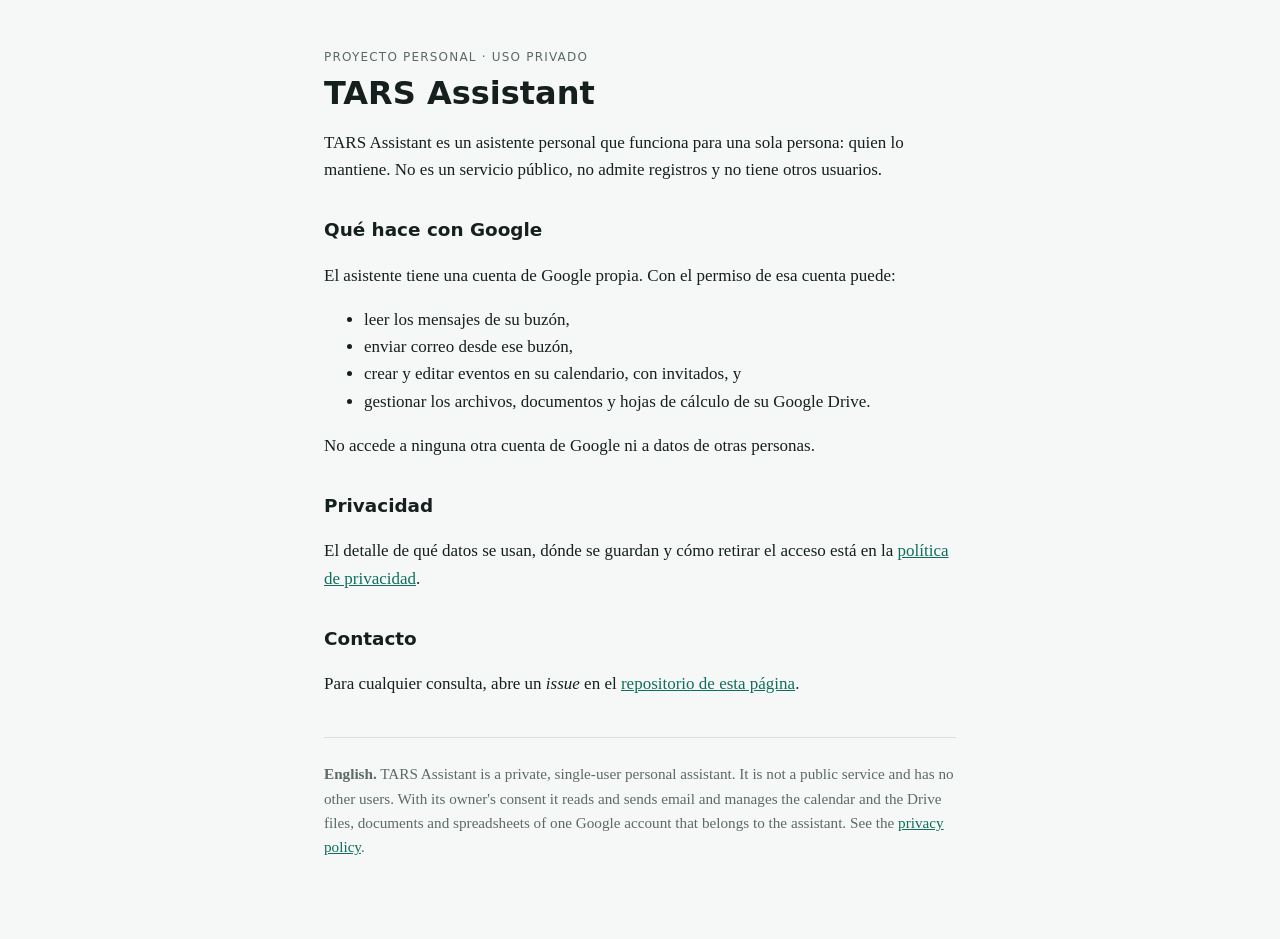
<file: index.html>
<!doctype html>
<html lang="es">
<head>
<meta charset="utf-8">
<meta name="viewport" content="width=device-width, initial-scale=1">
<title>TARS Assistant</title>
<meta name="description" content="TARS Assistant es un asistente personal de uso privado, con un único usuario.">
<link rel="stylesheet" href="style.css">
</head>
<body>
<main>
  <p class="kicker">Proyecto personal · uso privado</p>
  <h1>TARS Assistant</h1>

  <p>TARS Assistant es un asistente personal que funciona para una sola persona: quien lo
  mantiene. No es un servicio público, no admite registros y no tiene otros usuarios.</p>

  <h2>Qué hace con Google</h2>
  <p>El asistente tiene una cuenta de Google propia. Con el permiso de esa cuenta puede:</p>
  <ul>
    <li>leer los mensajes de su buzón,</li>
    <li>enviar correo desde ese buzón,</li>
    <li>crear y editar eventos en su calendario, con invitados, y</li>
    <li>gestionar los archivos, documentos y hojas de cálculo de su Google Drive.</li>
  </ul>
  <p>No accede a ninguna otra cuenta de Google ni a datos de otras personas.</p>

  <h2>Privacidad</h2>
  <p>El detalle de qué datos se usan, dónde se guardan y cómo retirar el acceso está en la
  <a href="privacy.html">política de privacidad</a>.</p>

  <h2>Contacto</h2>
  <p>Para cualquier consulta, abre un <em>issue</em> en el
  <a href="https://github.com/elichc5/tars-assistant/issues">repositorio de esta página</a>.</p>

  <hr>
  <p class="en"><strong>English.</strong> TARS Assistant is a private, single-user personal
  assistant. It is not a public service and has no other users. With its owner's consent it reads
  and sends email and manages the calendar and the Drive files, documents and spreadsheets of one
  Google account that belongs to the assistant.
  See the
  <a href="privacy.html">privacy policy</a>.</p>
</main>
</body>
</html>
</file>
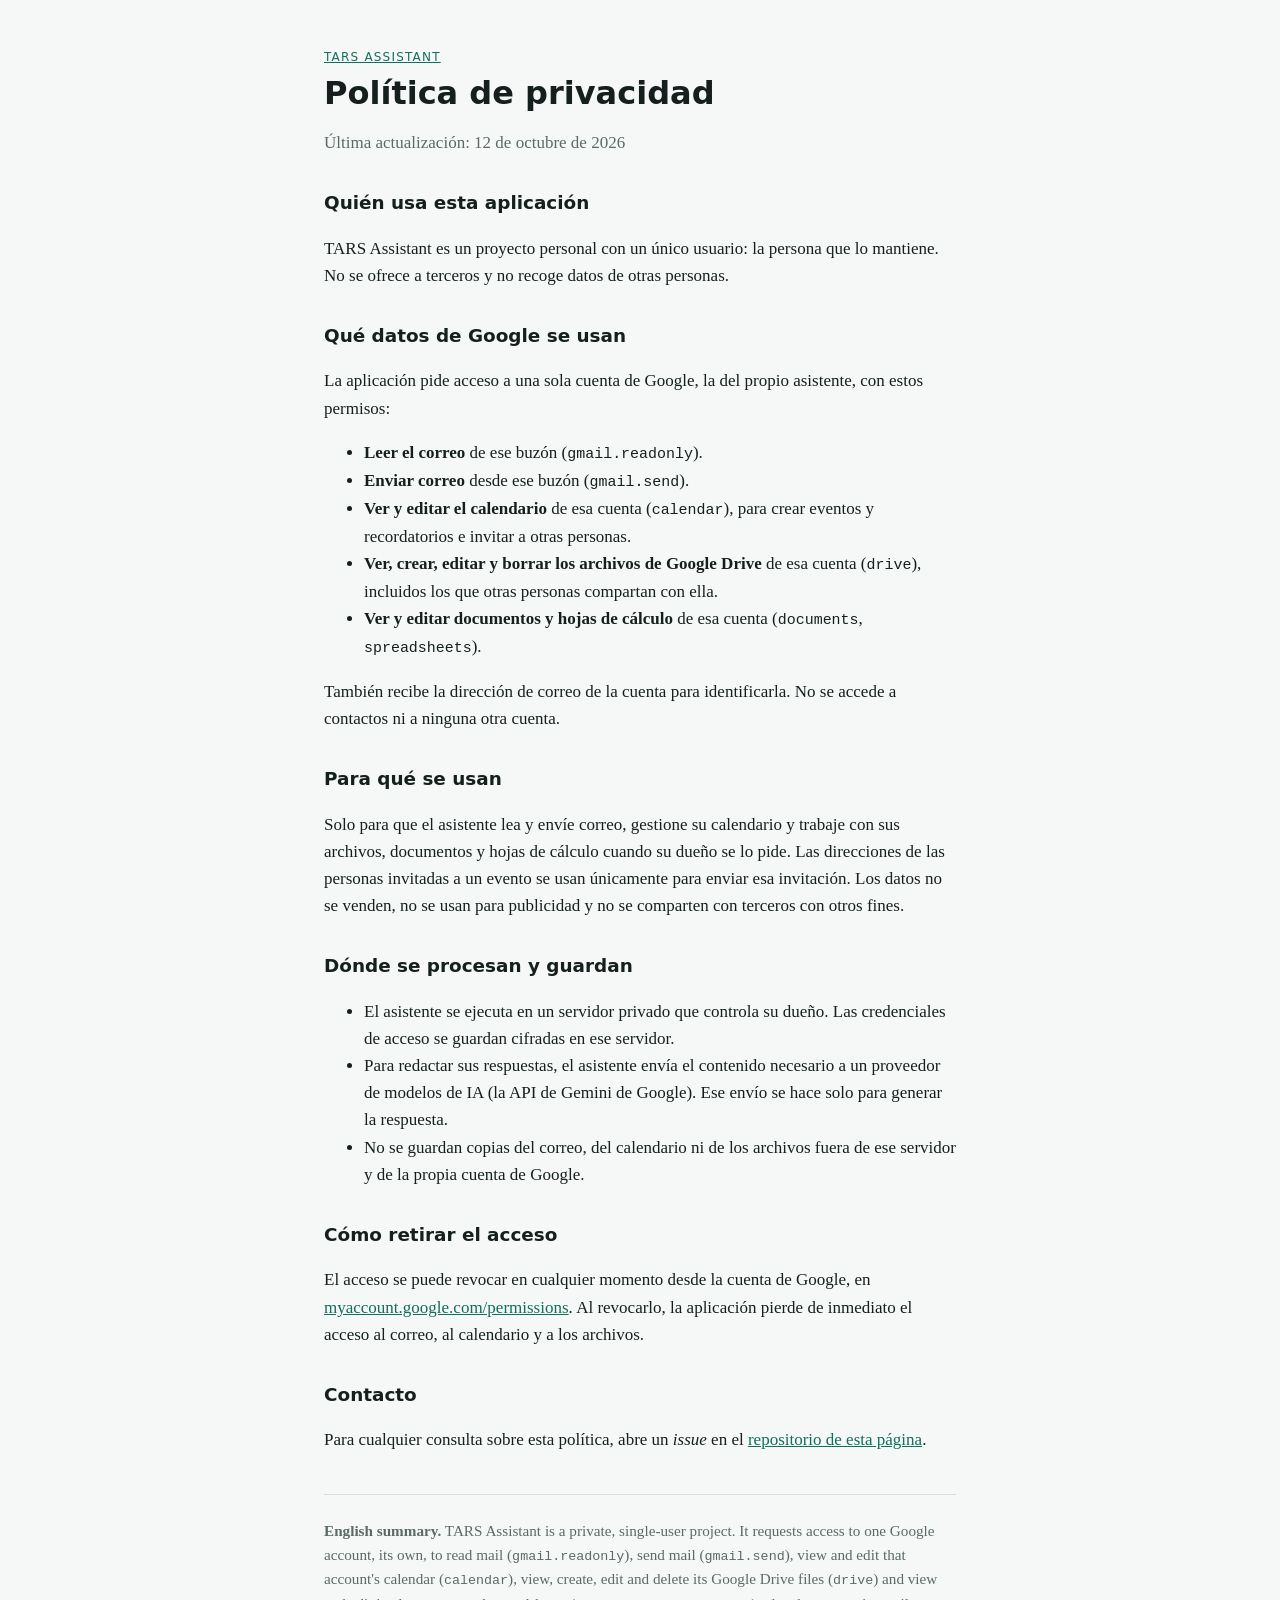
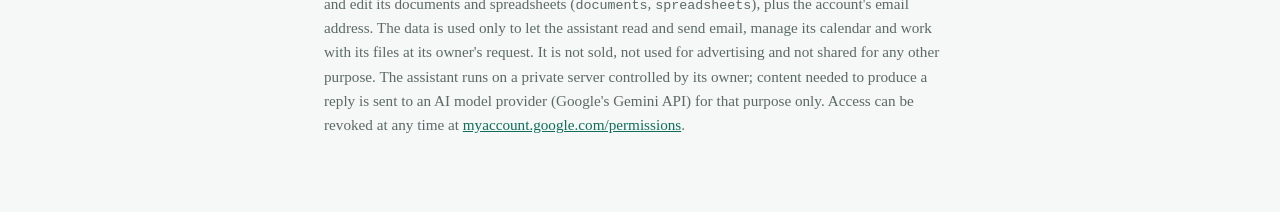
<file: privacy.html>
<!doctype html>
<html lang="es">
<head>
<meta charset="utf-8">
<meta name="viewport" content="width=device-width, initial-scale=1">
<title>Política de privacidad · TARS Assistant</title>
<meta name="description" content="Política de privacidad de TARS Assistant, un asistente personal de uso privado.">
<link rel="stylesheet" href="style.css">
</head>
<body>
<main>
  <p class="kicker"><a href="./">TARS Assistant</a></p>
  <h1>Política de privacidad</h1>
  <p class="date">Última actualización: 12 de octubre de 2026</p>

  <h2>Quién usa esta aplicación</h2>
  <p>TARS Assistant es un proyecto personal con un único usuario: la persona que lo mantiene.
  No se ofrece a terceros y no recoge datos de otras personas.</p>

  <h2>Qué datos de Google se usan</h2>
  <p>La aplicación pide acceso a una sola cuenta de Google, la del propio asistente, con estos
  permisos:</p>
  <ul>
    <li><strong>Leer el correo</strong> de ese buzón (<code>gmail.readonly</code>).</li>
    <li><strong>Enviar correo</strong> desde ese buzón (<code>gmail.send</code>).</li>
    <li><strong>Ver y editar el calendario</strong> de esa cuenta (<code>calendar</code>), para
    crear eventos y recordatorios e invitar a otras personas.</li>
    <li><strong>Ver, crear, editar y borrar los archivos de Google Drive</strong> de esa cuenta
    (<code>drive</code>), incluidos los que otras personas compartan con ella.</li>
    <li><strong>Ver y editar documentos y hojas de cálculo</strong> de esa cuenta
    (<code>documents</code>, <code>spreadsheets</code>).</li>
  </ul>
  <p>También recibe la dirección de correo de la cuenta para identificarla. No se accede a
  contactos ni a ninguna otra cuenta.</p>

  <h2>Para qué se usan</h2>
  <p>Solo para que el asistente lea y envíe correo, gestione su calendario y trabaje con sus
  archivos, documentos y hojas de cálculo cuando su dueño se lo pide. Las direcciones de las personas invitadas a un evento se usan únicamente para enviar
  esa invitación. Los datos no se
  venden, no se usan para publicidad y no se comparten con terceros con otros fines.</p>

  <h2>Dónde se procesan y guardan</h2>
  <ul>
    <li>El asistente se ejecuta en un servidor privado que controla su dueño. Las credenciales
    de acceso se guardan cifradas en ese servidor.</li>
    <li>Para redactar sus respuestas, el asistente envía el contenido necesario a un proveedor de
    modelos de IA (la API de Gemini de Google). Ese envío se hace solo para generar la respuesta.</li>
    <li>No se guardan copias del correo, del calendario ni de los archivos fuera de ese servidor
    y de la propia cuenta de Google.</li>
  </ul>

  <h2>Cómo retirar el acceso</h2>
  <p>El acceso se puede revocar en cualquier momento desde la cuenta de Google, en
  <a href="https://myaccount.google.com/permissions">myaccount.google.com/permissions</a>. Al
  revocarlo, la aplicación pierde de inmediato el acceso al correo, al calendario y a los archivos.</p>

  <h2>Contacto</h2>
  <p>Para cualquier consulta sobre esta política, abre un <em>issue</em> en el
  <a href="https://github.com/elichc5/tars-assistant/issues">repositorio de esta página</a>.</p>

  <hr>
  <p class="en"><strong>English summary.</strong> TARS Assistant is a private, single-user
  project. It requests access to one Google account, its own, to read mail
  (<code>gmail.readonly</code>), send mail (<code>gmail.send</code>), view and edit that
  account's calendar (<code>calendar</code>), view, create, edit and delete its Google Drive
  files (<code>drive</code>) and view and edit its documents and spreadsheets
  (<code>documents</code>, <code>spreadsheets</code>), plus the account's email address. The data
  is used only to let the assistant read and send email, manage its calendar and work with its
  files at its owner's request.
  It is not sold, not used for advertising and not shared for any other purpose. The assistant
  runs on a private server controlled by its owner; content needed to produce a reply is sent to
  an AI model provider (Google's Gemini API) for that purpose only. Access can be revoked at any
  time at <a href="https://myaccount.google.com/permissions">myaccount.google.com/permissions</a>.</p>
</main>
</body>
</html>
</file>
<file: style.css>
:root {
  --bg: #f6f8f7;
  --ink: #15201e;
  --muted: #5b6a66;
  --line: #d9e0dd;
  --accent: #0f6e5c;
}
@media (prefers-color-scheme: dark) {
  :root {
    --bg: #0e1413;
    --ink: #e4ebe8;
    --muted: #93a29d;
    --line: #28322f;
    --accent: #54c2a6;
    color-scheme: dark;
  }
}
* { box-sizing: border-box; }
body {
  margin: 0;
  background: var(--bg);
  color: var(--ink);
  font: 17px/1.6 Georgia, "Times New Roman", serif;
}
main {
  max-width: 42rem;
  margin: 0 auto;
  padding: 3rem 1.25rem 4rem;
}
h1, h2, .kicker {
  font-family: system-ui, -apple-system, "Segoe UI", sans-serif;
}
h1 { font-size: 2rem; line-height: 1.15; margin: 0 0 1rem; }
h2 { font-size: 1.15rem; margin: 2rem 0 0.5rem; }
.kicker {
  font-size: 0.75rem;
  letter-spacing: 0.1em;
  text-transform: uppercase;
  color: var(--muted);
  margin: 0 0 0.5rem;
}
.date, .en { color: var(--muted); }
.en { font-size: 0.95rem; }
a { color: var(--accent); }
code { font-size: 0.88em; overflow-wrap: anywhere; }
hr { border: 0; border-top: 1px solid var(--line); margin: 2.5rem 0 1.5rem; }
</file>
